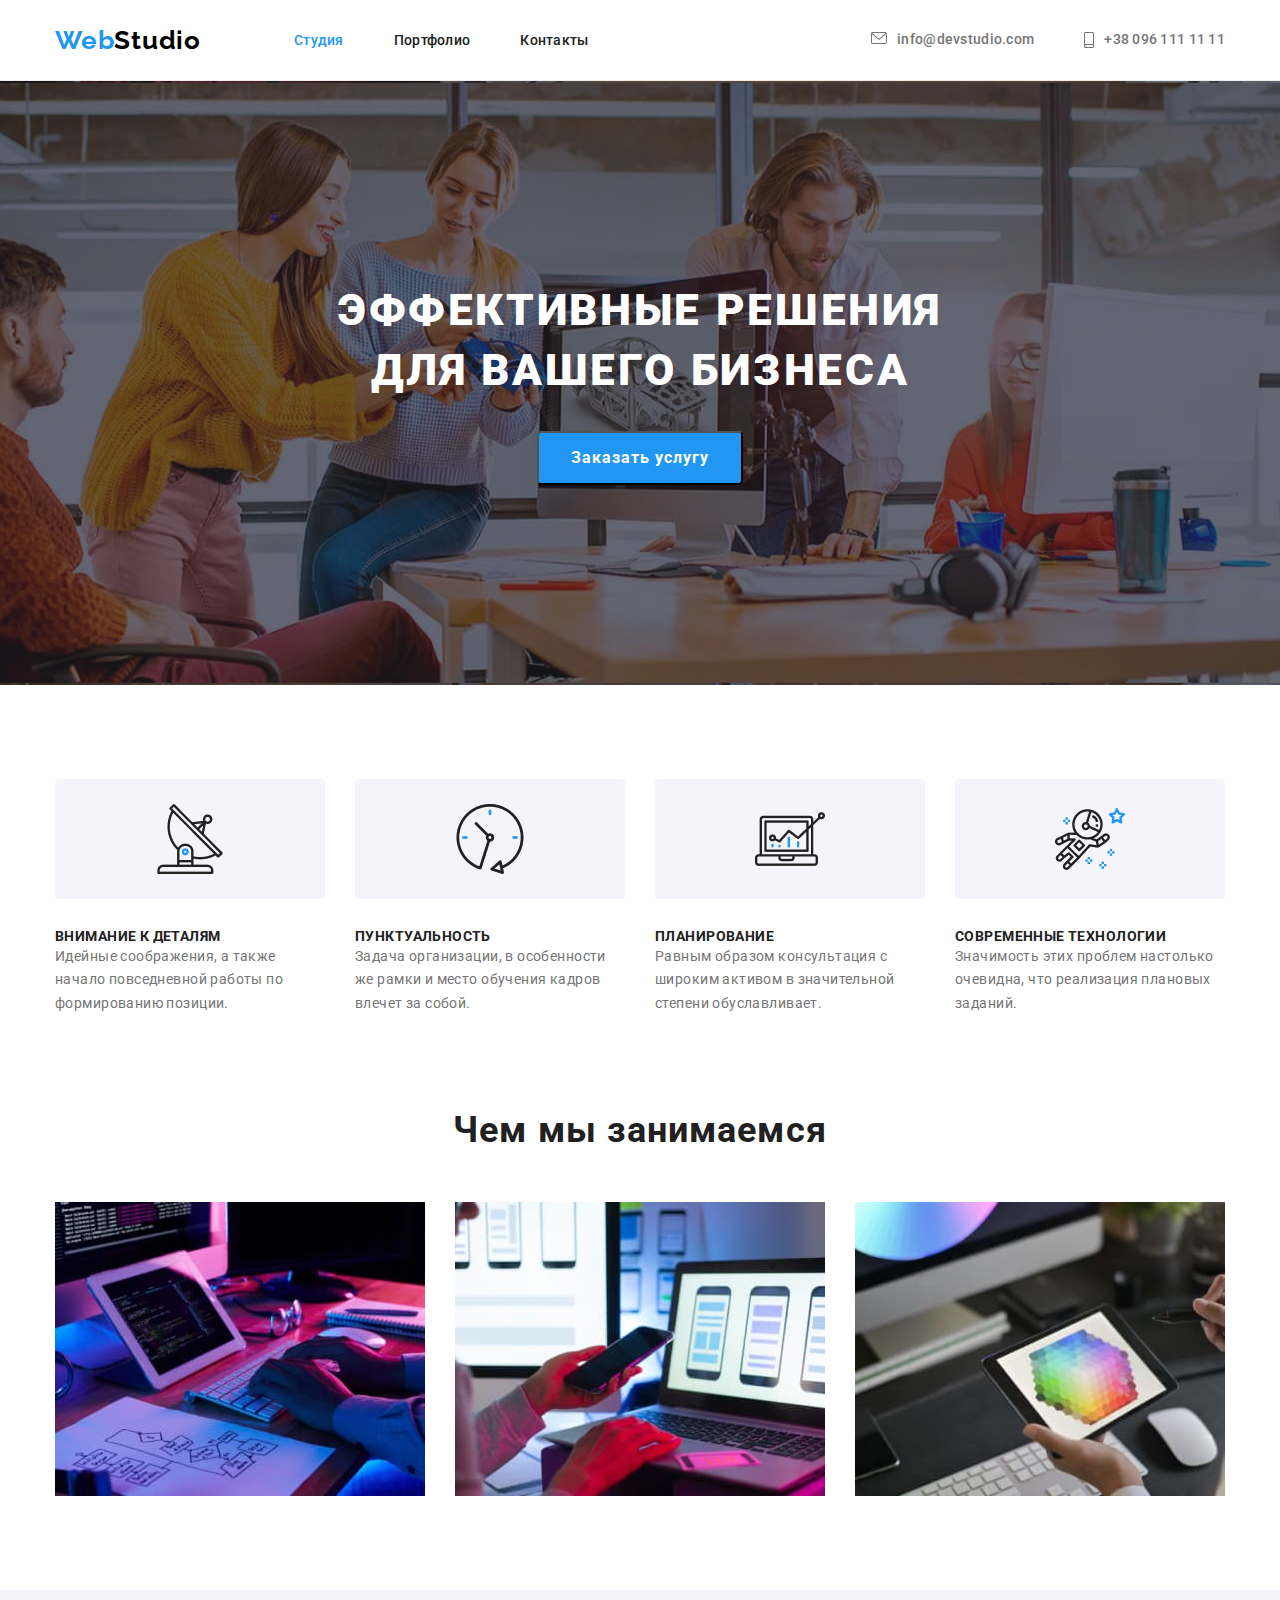
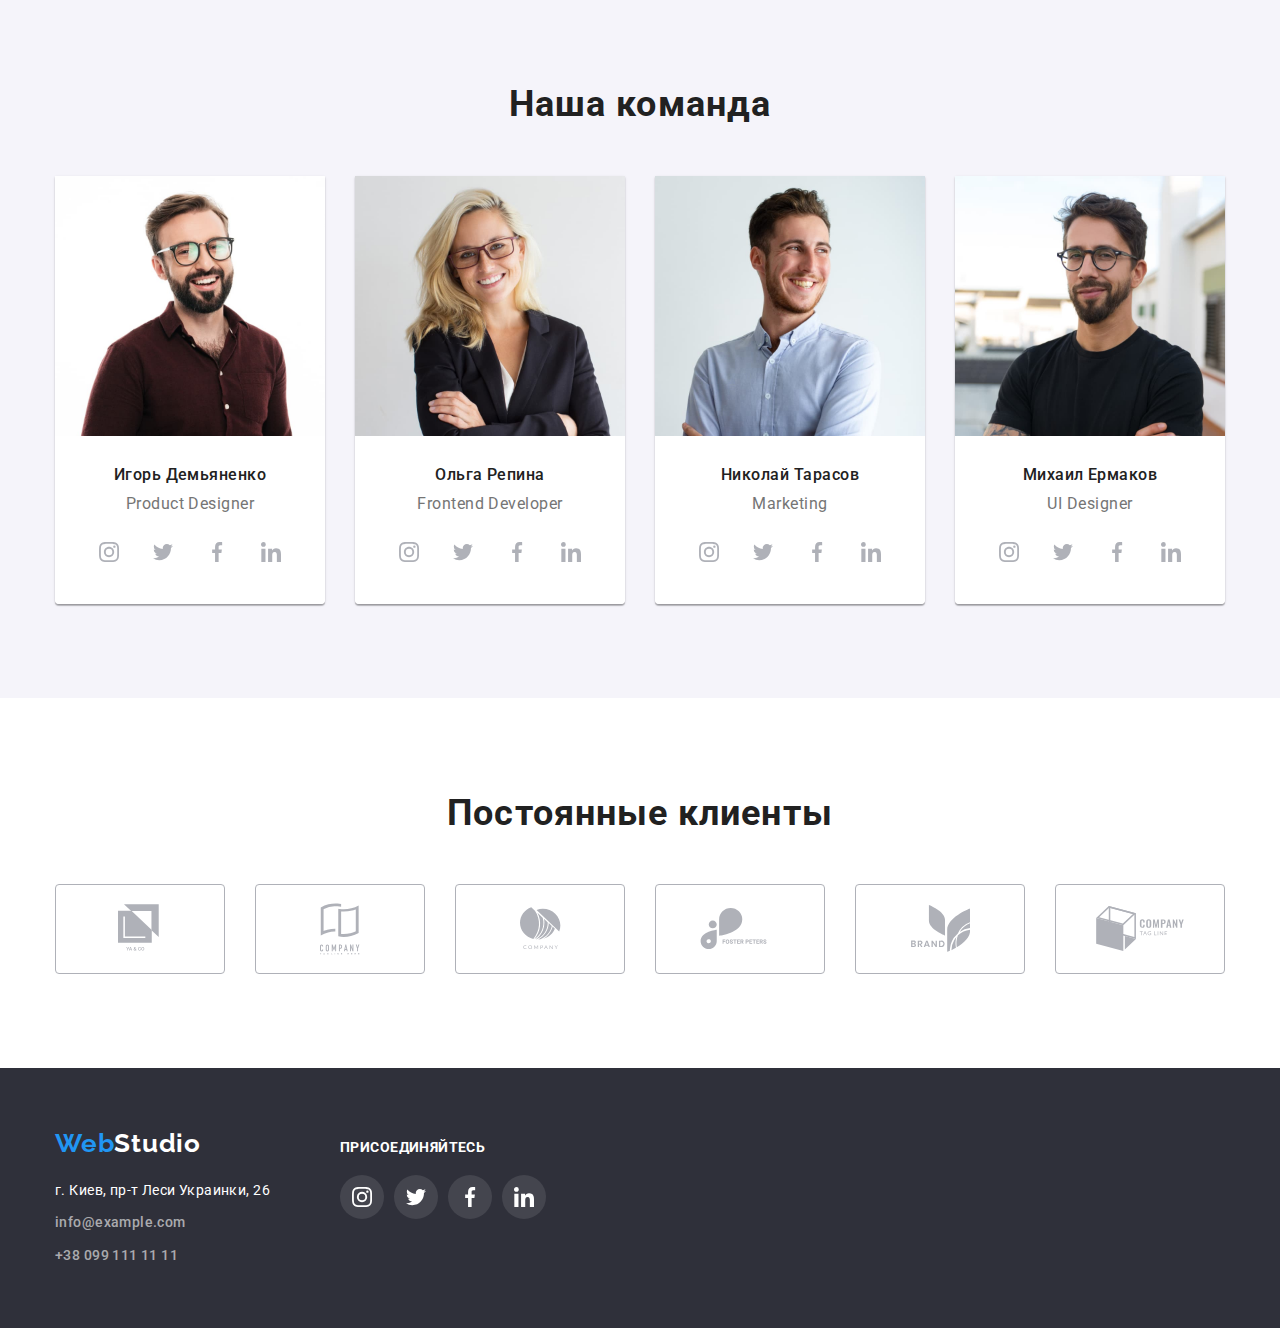
<file: index.html>
<!DOCTYPE html>
<html lang="ru">
  <head>
    <meta charset="UTF-8" />
    <meta http-equiv="X-UA-Compatible" content="IE=edge" />
    <meta name="viewport" content="width=device-width, initial-scale=1.0" />

    <title>Студия</title>
    <link
      rel="stylesheet"
      href="https://cdnjs.cloudflare.com/ajax/libs/modern-normalize/1.0.0/modern-normalize.min.css"
    />
    <link rel="stylesheet" href="./css/style.css" />
    <link
      href="https://fonts.googleapis.com/css2?family=Raleway:wght@700&family=Roboto:wght@400;500;700;900&display=swap"
      rel="stylesheet"
    />
    <link rel="stylesheet" href="./css/" />
  </head>
  <body>
    <header class="header">
      <div class="container">
        <div class="header-flex">
          <nav class="navigation">
            <a href="./index.html" class="logo" lang="en"
              ><span class="logo-blue">Web</span>Studio</a
            >
            <ul class="site-nav">
              <li class="site-nav-item">
                <a href="./index.html" class="link current">Студия</a>
              </li>
              <li class="site-nav-item">
                <a href="./portfolio.html" class="link">Портфолио</a>
              </li>
              <li class="site-nav-item">
                <a href="/" class="link">Контакты</a>
              </li>
            </ul>
          </nav>
          <ul class="nav-contact">
            <li class="contacts-item">
              <a href="mailto:info@devstudio.com" class="link">
                <svg class="contacts-icon icon-envelope">
                  <use href="./images/symbol-defs.svg#icon-email"></use></svg
                >info@devstudio.com</a
              >
            </li>
            <li class="contacts-item">
              <a href="tel:+380961111111" class="link">
                <svg class="contacts-icon icon-smartphone">
                  <use href="./images/symbol-defs.svg#icon-smartphone"></use>
                </svg>
                +38 096 111 11 11</a
              >
            </li>
          </ul>
        </div>
      </div>
    </header>

    <!-- Герой -->
    <main>
      <section class="hero">
        <div class="container">
          <h1 class="hero-title">Эффективные решения для вашего бизнеса</h1>
          <button class="hero-btn" type="button">Заказать услугу</button>
        </div>
      </section>

      <!--Преимущества / Benefits-->

      <section class="section">
        <div class="container">
          <h2 class="visually-hidden">Преимущества компании</h2>
          <ul class="benefits">
            <li class="benefits-item icon-antenna">
              <h3 class="section-title h3">Внимание к деталям</h3>
              <p class="benefits-text">
                Идейные соображения, а также начало повседневной работы по
                формированию позиции.
              </p>
            </li>
            <li class="benefits-item icon-clock">
              <h3 class="section-title h3">Пунктуальность</h3>
              <p class="benefits-text">
                Задача организации, в особенности же рамки и место обучения
                кадров влечет за собой.
              </p>
            </li>
            <li class="benefits-item icon-diagram">
              <h3 class="section-title h3">Планирование</h3>
              <p class="benefits-text">
                Равным образом консультация с широким активом в значительной
                степени обуславливает.
              </p>
            </li>
            <li class="benefits-item icon-astranaut">
              <h3 class="section-title h3">Современные технологии</h3>
              <p class="benefits-text">
                Значимость этих проблем настолько очевидна, что реализация
                плановых заданий.
              </p>
            </li>
          </ul>
        </div>
      </section>

      <!-- Чем мы занимаемся -->

      <section class="section section-service">
        <div class="container">
          <h2 class="section-title h2">Чем мы занимаемся</h2>
          <ul class="service-list">
            <li class="service-item">
              <img src="./images/box1.jpg" alt="Программирование" width="370" />
            </li>
            <li class="service-item">
              <img
                src="./images/box2.jpg"
                alt="Разработка приложений"
                width="370"
              />
            </li>
            <li class="service-item">
              <img src="./images/box3.jpg" alt="Графика" width="370" />
            </li>
          </ul>
        </div>
      </section>

      <!-- Команда / Team -->

      <section class="section team team-box">
        <div class="container">
          <h2 class="section-title h2">Наша команда</h2>
          <ul class="team-list">
            <li class="team-item">
              <img src="./images/igor.jpg" alt="Игорь" width="270" />
              <div class="team-item-footer">
                <h3 class="team-name">Игорь Демьяненко</h3>
                <p lang="en" class="team-title">Product Designer</p>
                <ul class="team-social-list">
                  <li class="team-social-item">
                    <a href="#" class="team-social-link">
                      <svg class="team-social-icon">
                        <use
                          href="./images/symbol-defs.svg#icon-instagram"
                        ></use>
                      </svg>
                    </a>
                  </li>
                  <li class="team-social-item">
                    <a href="#" class="team-social-link">
                      <svg class="team-social-icon">
                        <use href="./images/symbol-defs.svg#icon-twitter"></use>
                      </svg>
                    </a>
                  </li>
                  <li class="team-social-item">
                    <a href="#" class="team-social-link">
                      <svg class="team-social-icon">
                        <use
                          href="./images/symbol-defs.svg#icon-facebook"
                        ></use>
                      </svg>
                    </a>
                  </li>
                  <li class="team-social-item">
                    <a href="#" class="team-social-link">
                      <svg class="team-social-icon">
                        <use
                          href="./images/symbol-defs.svg#icon-linkedin"
                        ></use>
                      </svg>
                    </a>
                  </li>
                </ul>
              </div>
            </li>
            <li class="team-item">
              <img src="./images/olga.jpg" alt="Ольга" width="270" />
              <div class="team-item-footer">
                <h3 class="team-name">Ольга Репина</h3>
                <p lang="en" class="team-title">Frontend Developer</p>
                <ul class="team-social-list">
                  <li class="team-social-item">
                    <a href="#" class="team-social-link">
                      <svg class="team-social-icon">
                        <use
                          href="./images/symbol-defs.svg#icon-instagram"
                        ></use>
                      </svg>
                    </a>
                  </li>
                  <li class="team-social-item">
                    <a href="#" class="team-social-link">
                      <svg class="team-social-icon">
                        <use href="./images/symbol-defs.svg#icon-twitter"></use>
                      </svg>
                    </a>
                  </li>
                  <li class="team-social-item">
                    <a href="#" class="team-social-link">
                      <svg class="team-social-icon">
                        <use
                          href="./images/symbol-defs.svg#icon-facebook"
                        ></use>
                      </svg>
                    </a>
                  </li>
                  <li class="team-social-item">
                    <a href="#" class="team-social-link">
                      <svg class="team-social-icon">
                        <use
                          href="./images/symbol-defs.svg#icon-linkedin"
                        ></use>
                      </svg>
                    </a>
                  </li>
                </ul>
              </div>
            </li>
            <li class="team-item">
              <img src="./images/nikolai.jpg" alt="Николай" width="270" />
              <div class="team-item-footer">
                <h3 class="team-name">Николай Тарасов</h3>
                <p lang="en" class="team-title">Marketing</p>
                <ul class="team-social-list">
                  <li class="team-social-item">
                    <a href="#" class="team-social-link">
                      <svg class="team-social-icon">
                        <use
                          href="./images/symbol-defs.svg#icon-instagram"
                        ></use>
                      </svg>
                    </a>
                  </li>
                  <li class="team-social-item">
                    <a href="#" class="team-social-link">
                      <svg class="team-social-icon">
                        <use href="./images/symbol-defs.svg#icon-twitter"></use>
                      </svg>
                    </a>
                  </li>
                  <li class="team-social-item">
                    <a href="#" class="team-social-link">
                      <svg class="team-social-icon">
                        <use
                          href="./images/symbol-defs.svg#icon-facebook"
                        ></use>
                      </svg>
                    </a>
                  </li>
                  <li class="team-social-item">
                    <a href="#" class="team-social-link">
                      <svg class="team-social-icon">
                        <use
                          href="./images/symbol-defs.svg#icon-linkedin"
                        ></use>
                      </svg>
                    </a>
                  </li>
                </ul>
              </div>
            </li>
            <li class="team-item">
              <img src="./images/mihail.jpg" alt="Михаил" width="270" />
              <div class="team-item-footer">
                <h3 class="team-name">Михаил Ермаков</h3>
                <p lang="en" class="team-title">UI Designer</p>
                <ul class="team-social-list">
                  <li class="team-social-item">
                    <a href="#" class="team-social-link">
                      <svg class="team-social-icon">
                        <use
                          href="./images/symbol-defs.svg#icon-instagram"
                        ></use>
                      </svg>
                    </a>
                  </li>
                  <li class="team-social-item">
                    <a href="#" class="team-social-link">
                      <svg class="team-social-icon">
                        <use href="./images/symbol-defs.svg#icon-twitter"></use>
                      </svg>
                    </a>
                  </li>
                  <li class="team-social-item">
                    <a href="#" class="team-social-link">
                      <svg class="team-social-icon">
                        <use
                          href="./images/symbol-defs.svg#icon-facebook"
                        ></use>
                      </svg>
                    </a>
                  </li>
                  <li class="team-social-item">
                    <a href="#" class="team-social-link">
                      <svg class="team-social-icon">
                        <use
                          href="./images/symbol-defs.svg#icon-linkedin"
                        ></use>
                      </svg>
                    </a>
                  </li>
                </ul>
              </div>
            </li>
          </ul>
        </div>
      </section>

      <!-- CLIENTS -->

      <section class="clients">
        <div class="container">
          <h2 class="clients-title">Постоянные клиенты</h2>
          <ul class="clients-list">
            <li class="clients-item">
              <a href="" class="clients-link">
                <svg class="clients-item logo-1">
                  <use href="./images/symbol-defs.svg#icon-logo-1"></use>
                </svg>
              </a>
            </li>
            <li class="clients-item">
              <a href="" class="clients-link">
                <svg class="clients-item logo-2">
                  <use href="./images/symbol-defs.svg#icon-logo-2"></use>
                </svg>
              </a>
            </li>
            <li class="clients-item">
              <a href="" class="clients-link">
                <svg class="clients-item logo-3">
                  <use href="./images/symbol-defs.svg#icon-logo-3"></use>
                </svg>
              </a>
            </li>
            <li class="clients-item">
              <a href="" class="clients-link">
                <svg class="clients-item logo-4">
                  <use href="./images/symbol-defs.svg#icon-logo-4"></use>
                </svg>
              </a>
            </li>
            <li class="clients-item">
              <a href="" class="clients-link">
                <svg class="clients-item logo-5">
                  <use href="./images/symbol-defs.svg#icon-logo-5"></use>
                </svg>
              </a>
            </li>
            <li class="clients-item">
              <a href="" class="clients-link">
                <svg class="clients-item logo-6">
                  <use href="./images/symbol-defs.svg#icon-logo-6"></use>
                </svg>
              </a>
            </li>
          </ul>
        </div>
      </section>
    </main>

    <!-- Футер -->

    <footer>
      <div class="container footer-box">
        <div class="footer-box-div">
        <a href="/" class="logo-footer" lang="en"
          ><span class="logo-blue">Web</span>Studio</a
        >
        <address class="address">
          <ul class="footer-contact">
            <li class="aadress-item">
              <a href="/" class="street">г. Киев, пр-т Леси Украинки, 26</a>
            </li>
            <li class="aadress-item">
              <a href="mailto:info@example.com" class="link"
                >info@example.com</a
              >
            </li>
            <li class="aadress-item">
              <a href="tel:+380991111111" class="link">+38 099 111 11 11</a>
            </li>
          </ul>
        </address>
      </div>
      <div class="footer-box-div2">
        <h2 class="footer-title">присоединяйтесь</h2>
        <ul class="footer-list">
          <li class="footer-item">
            <a href="" class="footer-link">
              <svg class="footer-icon">
                <use href="./images/symbol-defs.svg#icon-instagram"></use>
              </svg>
            </a>
          </li>
          <li class="footer-item">
            <a href="" class="footer-link">
              <svg class="footer-icon">
                <use href="./images/symbol-defs.svg#icon-twitter"></use>
              </svg>
            </a>
          </li>
          <li class="footer-item">
            <a href="" class="footer-link">
              <svg class="footer-icon">
                <use href="./images/symbol-defs.svg#icon-facebook"></use>
              </svg>
            </a>
          </li>
          <li class="footer-item">
            <a href="" class="footer-link">
              <svg class="footer-icon">
                <use href="./images/symbol-defs.svg#icon-linkedin"></use>
              </svg>
            </a>
          </li>
        </ul>
      </div>
    </div>
    </footer>
  </body>
</html>
</file>
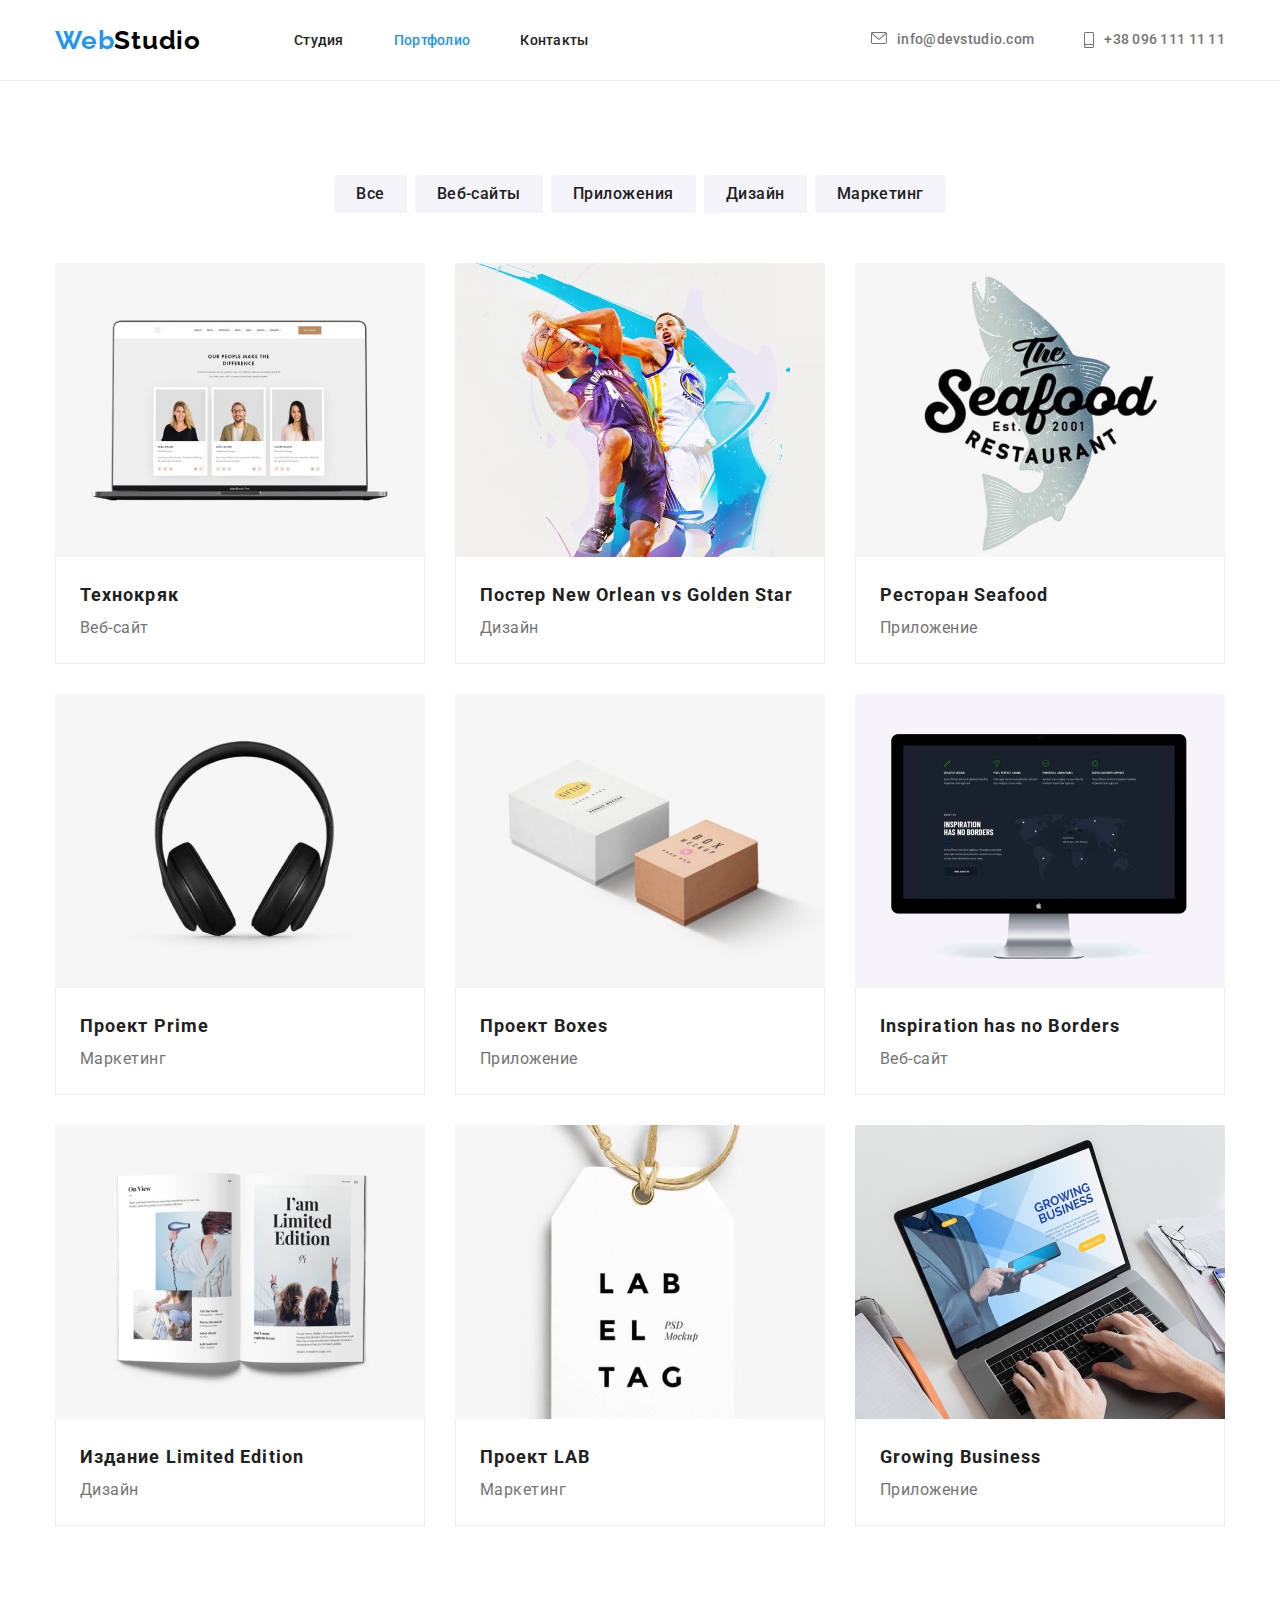
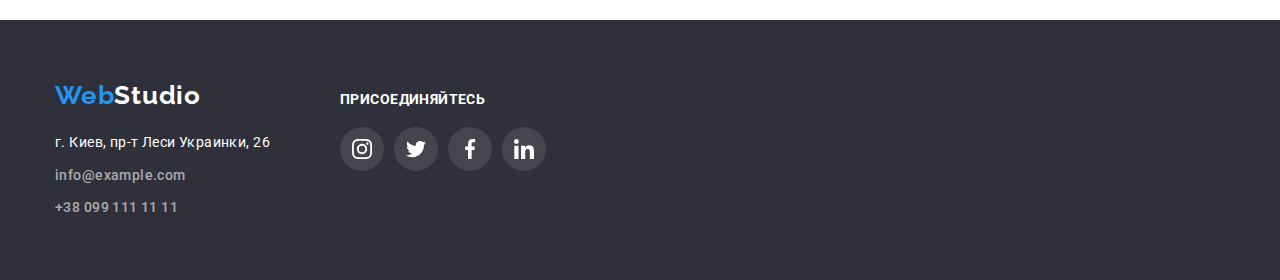
<file: portfolio.html>
<!DOCTYPE html>
<html lang="ru">
  <head>
    <meta charset="UTF-8" />
    <meta http-equiv="X-UA-Compatible" content="IE=edge" />
    <meta name="viewport" content="width=device-width, initial-scale=1.0" />
    <title>Портфолио</title>
    <link
      rel="stylesheet"
      href="https://cdnjs.cloudflare.com/ajax/libs/modern-normalize/1.0.0/modern-normalize.min.css"
    />
    <link rel="stylesheet" href="./css/style.css" />
    <link
      href="https://fonts.googleapis.com/css2?family=Raleway:wght@700&family=Roboto:wght@400;500;700;900&display=swap"
      rel="stylesheet"
    />
  </head>
  <body>
    <header class="header">
      <div class="container">
        <div class="header-flex">
          <nav class="navigation">
            <a href="./index.html" class="logo" lang="en"
              ><span class="logo-blue">Web</span>Studio</a
            >
            <ul class="site-nav">
              <li class="site-nav-item">
                <a href="./index.html" class="link">Студия</a>
              </li>
              <li class="site-nav-item">
                <a href="./portfolio.html" class="link current">Портфолио</a>
              </li>
              <li class="site-nav-item">
                <a href="/" class="link">Контакты</a>
              </li>
            </ul>
          </nav>
          <ul class="nav-contact">
            <li class="contacts-item">
              <a href="mailto:info@devstudio.com" class="link">
                <svg class="contacts-icon icon-envelope">
                  <use href="./images/symbol-defs.svg#icon-email"></use></svg
                >info@devstudio.com</a
              >
            </li>
            <li class="contacts-item">
              <a href="tel:+380961111111" class="link">
                <svg class="contacts-icon icon-smartphone">
                  <use href="./images/symbol-defs.svg#icon-smartphone"></use>
                </svg>
                +38 096 111 11 11</a
              >
            </li>
          </ul>
        </div>
      </div>
    </header>

    <!-- Герой -->
    <main>
      <section class="section">
        <div class="container">
          <h1 class="visually-hidden">Закладки</h1>
          <ul class="buttons">
            <li class="buttons-item">
              <button type="button" class="btn">Все</button>
            </li>
            <li class="buttons-item">
              <button type="button" class="btn">Веб-сайты</button>
            </li>
            <li class="buttons-item">
              <button type="button" class="btn">Приложения</button>
            </li>
            <li class="buttons-item">
              <button type="button" class="btn">Дизайн</button>
            </li>
            <li class="buttons-item">
              <button type="button" class="btn">Маркетинг</button>
            </li>
          </ul>

          <!-- Services -->

          <div class="serv-container">
          <ul class="serv-list">
            <li class="serv-list-item">
              <img src="./images/img.jpg" alt="Лэптоп" width="370" />
              <div class="item-footer">
                <h2 class="service-title">Технокряк</h2>
                <p class="service-text">Веб-сайт</p>
              </div>
            </li>
            <li class="serv-list-item">
              <img src="./images/img-2.jpg" alt="Баскетболл" width="370" />
              <div class="item-footer">
                <h2 class="service-title">Постер New Orlean vs Golden Star</h2>
                <p class="service-text">Дизайн</p>
              </div>
            </li>
            <li class="serv-list-item">
              <img src="./images/img-3.jpg" alt="Логотип" width="370" />
              <div class="item-footer">
                <h2 class="service-title">Ресторан Seafood</h2>
                <p class="service-text">Приложение</p>
              </div>
            </li>
            <li class="serv-list-item">
              <img src="./images/img-4.jpg" alt="Наушники" width="370" />
              <div class="item-footer">
                <h2 class="service-title">Проект Prime</h2>
                <p class="service-text">Маркетинг</p>
              </div>
            </li>
            <li class="serv-list-item">
              <img src="./images/img-5.jpg" alt="Коробки" width="370" />
              <div class="item-footer">
                <h2 class="service-title">Проект Boxes</h2>
                <p class="service-text">Приложение</p>
              </div>
            </li>
            <li class="serv-list-item">
              <img src="./images/img-6.jpg" alt="Монитор" width="370" />
              <div class="item-footer">
                <h2 class="service-title">Inspiration has no Borders</h2>
                <p class="service-text">Веб-сайт</p>
              </div>
            </li>
            <li class="serv-list-item">
              <img src="./images/img-7.jpg" alt="Книга" width="370" />
              <div class="item-footer">
                <h2 class="service-title">Издание Limited Edition</h2>
                <p class="service-text">Дизайн</p>
              </div>
            </li>
            <li class="serv-list-item">
              <img src="./images/img-8.jpg" alt="Бирка" width="370" />
              <div class="item-footer">
                <h2 class="service-title">Проект LAB</h2>
                <p class="service-text">Маркетинг</p>
              </div>
            </li>
            <li class="serv-list-item">
              <img src="./images/img-9.jpg" alt="Разработка" width="370" />
              <div class="item-footer">
                <h2 class="service-title">Growing Business</h2>
                <p class="service-text">Приложение</p>
              </div>
            </li>
          </ul>
        </div>
        </div>
      </section>
    </main>

    <!-- Футер -->

    <footer>
      <div class="container footer-box">
        <div class="footer-box-div">
        <a href="/" class="logo-footer" lang="en"
          ><span class="logo-blue">Web</span>Studio</a
        >
        <address class="address">
          <ul class="footer-contact">
            <li class="aadress-item">
              <a href="/" class="street">г. Киев, пр-т Леси Украинки, 26</a>
            </li>
            <li class="aadress-item">
              <a href="mailto:info@example.com" class="link"
                >info@example.com</a
              >
            </li>
            <li class="aadress-item">
              <a href="tel:+380991111111" class="link">+38 099 111 11 11</a>
            </li>
          </ul>
        </address>
      </div>
      <div class="footer-box-div2">
        <h2 class="footer-title">присоединяйтесь</h2>
        <ul class="footer-list">
          <li class="footer-item">
            <a href="" class="footer-link">
              <svg class="footer-icon">
                <use href="./images/symbol-defs.svg#icon-instagram"></use>
              </svg>
            </a>
          </li>
          <li class="footer-item">
            <a href="" class="footer-link">
              <svg class="footer-icon">
                <use href="./images/symbol-defs.svg#icon-twitter"></use>
              </svg>
            </a>
          </li>
          <li class="footer-item">
            <a href="" class="footer-link">
              <svg class="footer-icon">
                <use href="./images/symbol-defs.svg#icon-facebook"></use>
              </svg>
            </a>
          </li>
          <li class="footer-item">
            <a href="" class="footer-link">
              <svg class="footer-icon">
                <use href="./images/symbol-defs.svg#icon-linkedin"></use>
              </svg>
            </a>
          </li>
        </ul>
      </div>
    </div>
    </footer>
  </body>
</html>
</file>
<file: css/style.css>
:root {
    --primary-color: #212121;
    --black-color: #000000;
    --grey-color: #757575;
    --blue-color: #2196F3;
    --white-color: #FFFFFF;
}


body {
    font-family: 'Roboto',sans-serif;
    color: #212121;
    margin: 0;
}

* {
    box-sizing: border-box;
}

ul {
    margin: 0;
    padding: 0;
    list-style: none;
}

button {
    font-family:  inherit;
}

img {
    display: block;
    max-width: 100%;
}

h2,
h3,
p {
    margin: 0;
}

/* Hidden items  */

.visually-hidden {
    position: absolute !important;
    clip: rect(1px 1px 1px 1px);
    clip: rect(1px, 1px, 1px, 1px);
    padding: 0 !important;
    border: 0 !important;
    height: 1px !important;
    width: 1px !important;
    overflow: hidden;
}

/* Header logo footer logo*/

.logo {
    font-family: Raleway;
    font-weight: bold;
    font-size: 26px;
    line-height: 1.19;
    /* identical to box height */
    letter-spacing: 0.03em;
    color: #000000;
    text-decoration: none;
}

.logo-blue {
    font-family: Raleway;
    font-weight: bold;
    font-size: 26px;
    line-height: 1.19;
    letter-spacing: 0.03em;
    color: #2196F3;
}

.logo-footer {
    font-family: Raleway;
    font-weight: bold;
    font-size: 26px;
    line-height: 1.19;
    /* identical to box height */
    letter-spacing: 0.03em;
    color: #FFFFFF;
    text-decoration: none;
}

.portfolio:active {
 color: #000000;
}

.contacts-icon {
    margin-right: 10px;
}

.icon-envelope {
    width: 16px;
    height: 12px;
}

.icon-smartphone {
    width: 10px;
    height: 16px;
}



/* Hero / Main / Container */

.container {
   width: 1200px;
   margin: 0 auto;
   padding: 0 15px;
}

.hero {
    max-width: 1600px;
    margin-right: auto;
    margin-left: auto;
    text-align: center;
    display: flex;
    align-items: center;
    padding: 200px 0;
   
    background: linear-gradient(rgba(47, 48, 58, 0.4), rgba(47, 48, 58, 0.4)),
    url(../images/hero.jpg);
    background-position: center;
    background-color: #2F303A;
}


.hero .hero-title {
    width: 696px;
    margin: 0 auto 30px;
    font-weight: 900;
    font-size: 44px;
    line-height: 1.36;
    text-align: center;
    letter-spacing: 0.06em;
    text-transform: uppercase;
    margin-bottom: 30px;
    color: #FFFFFF;
}


.hero-btn {
    font-family: Roboto;
    font-weight: bold;
    font-size: 16px;
    line-height: 1.87;
    display: flex;
    align-items: center;
    text-align: center;
    letter-spacing: 0.06em;
    border-radius: 4px;
    padding: 10px 32px;
    text-decoration: none;
    display: inline-block;
    color: #FFFFFF;
    background-color: #2196F3;
    
}


/* Site-nav */

.site-nav {
    margin-left: 93px;
    display: flex;
}

.site-nav-item:not(:first-child) {
    margin-left: 50px;
}

.site-nav.link {
    color: #212121;
    
}

.site-nav .link.current {
    color: #2196F3;
}

.site-nav a {
    font-weight: 500;
    font-size: 14px;
    line-height: 1.14;
    letter-spacing: 0.02em;
}

.nav-contact > .link:not(:first-child) {
    margin-left: 50px;
}

/* Section */

.section {
    padding: 94px 0 94px 0;
}

.section .section-title.h2 {
    font-weight: bold;
    font-size: 36px;
    line-height: 1.16;
    text-align: center;
    letter-spacing: 0.03em;
    margin-bottom: 50px;
    margin-top: 0;
}

.team .section-title.h2 {
    font-weight: bold;
    font-size: 36px;
    line-height: 1.16;
    text-align: center;
    letter-spacing: 0.03em;
}

.section .section-title.h3 {
    font-weight: bold;
    font-size: 14px;
    line-height: 1.14;
    letter-spacing: 0.03em;
    text-transform: uppercase;
}

.section .benefits-text {
    font-size: 14px;
    line-height: 1.71;
    letter-spacing: 0.03em;
    color: #757575;
}

/* Benefits Section  */

.benefits {
    display: flex;
}

.benefits-item {
    width: 270px;
}

.benefits-item:not(:last-child) {
    margin-right: 30px;
}

.benefits-item.icon-antenna::before {
    content: '';
    display: block;
    height: 120px;
    margin-bottom: 30px;

    background: #F5F4FA;
    background-image: url('../images/icon/antenna.png');
    background-size: 65,32px 70px contain;
    background-repeat: no-repeat;
    background-position: center;
    border-radius: 4px;
}

.benefits-item.icon-clock::before {
    content: '';
    display: block;
    height: 120px;
    margin-bottom: 30px;

    background: #F5F4FA;
    background-image: url('../images/icon/clock.png');
    background-size: 65, 32px 70px contain;
    background-repeat: no-repeat;
    background-position: center;
    border-radius: 4px;
}

.benefits-item.icon-diagram::before {
    content: '';
    display: block;
    height: 120px;
    margin-bottom: 30px;

    background: #F5F4FA;
    background-image: url('../images/icon/diagram.png');
    background-size: 65, 32px 70px contain;
    background-repeat: no-repeat;
    background-position: center;
    border-radius: 4px;
}

.benefits-item.icon-astranaut::before {
    content: '';
    display: block;
    height: 120px;
    margin-bottom: 30px;

    background: #F5F4FA;
    background-image: url('../images/icon/astronaut.png');
    background-size: 65, 32px 70px contain;
    background-repeat: no-repeat;
    background-position: center;
    border-radius: 4px;
}

/* SERVICE */

.section-service {
    padding-top: 0;
}

.section-service .section-title.h2 {
    font-weight: bold;
    font-size: 36px;
    line-height: 1.16;
    text-align: center;
    letter-spacing: 0.03em;
}

.service-list {
    display: flex;
}

.service-item:not(:last-child) {
    margin-right: 30px;
}

/* Team */

.team-box {
    background-color: #f5f4fa;
}

.team-item-footer {
    background-color: #fff;
    padding: 30px 0 30px 0;
    text-align: center;
    border-bottom-left-radius: 4px;
    border-bottom-right-radius: 4px;
}

.team .team-name {
    font-weight: 500;
    font-size: 16px;
    line-height: 1.18;
    text-align: center;
    letter-spacing: 0.03em;
    padding-bottom: 10px;
}

.team .team-title {
    font-size: 16px;
    line-height: 1.18;
    text-align: center;
    letter-spacing: 0.03em;
    color: #757575;
}

.team-list {
    display: flex;
    margin-top: 50px;
}

.team-item {
    box-shadow: 0px 1px 3px rgba(0, 0, 0, 0.12), 0px 1px 1px rgba(0, 0, 0, 0.14),
        0px 2px 1px rgba(0, 0, 0, 0.2);
    border-radius: 0px 0px 4px 4px;
}

.team-item:not(:last-child) {
    margin-right: 30px;
}

/* TEAM SOCIAL ICON */

.team-social-list {
    display: flex;
    justify-content: center;
    margin-top: 16px;
}

.team-social-link {
    display: flex;
    width: 44px;
    height: 44px;
    border-radius: 50%;
    justify-content: center;
    align-items: center;
    fill: #afb1b8;
}

.team-social-item:not(:last-child) {
    margin-right: 10px;
}

.team-social-link:hover,
.team-social-link:focus {
    background-color: #2196f3;
    fill: #fff;
}

.team-social-icon {
    width: 20px;
    height: 20px;
}



/* CLIENTS */

.clients {
    padding-top: 94px;
    padding-bottom: 94px;
}

.clients-title {
    font-weight: bold;
    font-size: 36px;
    line-height: 42px;
    text-align: center;
    letter-spacing: 0.03em;
    margin-bottom: 50px;
}

.clients-list {
      display: flex;
      justify-content: center;
}

.clients-item:not(:last-child) {
    margin-right: 30px;
}

.clients-link {
    display: flex;
    justify-content: center;
    align-items: center;
    width: 170px;
    height: 90px;
    border: 1px solid #AFB1B8;
    border-radius: 4px;
    fill: #AFB1B8;
}

.clients-link:hover,
.clients-link:focus {
    border: 1px solid #2196f3;
    fill: #2196f3;
}

.logo-1 {
    width: 45px;
    height: 50px;
}

.logo-2 {
    width: 40px;
    height: 52px;
}

.logo-3 {
    width: 41px;
    height: 42.6px;
}

.logo-4 {
    width: 80px;
    height: 42px;
}

.logo-5 {
    width: 59px;
    height: 47px;
}

.logo-6 {
    width: 88.5px;
    height: 45.5px;
}

/* Buttons */

.btn:hover,
.btn:focus {
    background-color: #2196F3;
    cursor: pointer;
    color: #fff;
    box-shadow: 0px 3px 1px rgba(0, 0, 0, 0.1),
    0px 1px 2px rgba(0, 0, 0, 0.08),
    0px 2px 2px rgba(0, 0, 0, 0.12);
}

.btn {
    font-weight: 500;
    font-size: 16px;
    line-height: 26px;
    text-align: center;
    letter-spacing: 0.03em;
    border: none;
    border-radius: 4px;
    padding: 6px 22px;
    color: #212121;
    background-color: #F5F4FA;
}

/* Service */

.section .service-title {
   font-weight: bold;
   font-size: 18px;
   line-height: 2;
   letter-spacing: 0.06em;
}

.section .service-text {
   font-size: 16px;
   line-height: 1.87;
   letter-spacing: 0.03em;
   color: #757575;
}

.serv-container {
    margin-top: 50px;
}

.serv-list {
    display: flex;
    flex-wrap: wrap;
    padding: 0;
    margin: 0;
    margin-left: -30px;
    margin-top: -30px;
}

.serv-list-item {
    flex-basis: calc(100% / 3 - 30px);
    margin-left: 30px;
    margin-top: 30px;
}

.item-footer {
    background-color: #fff;
    border: 1px solid #eee;
    border-top: none;
    padding: 20px 24px;
}

.serv-list-item:hover,
.serv-list-item:focus {
    background: #FFFFFF;
    border: 1px solid #EEEEEE;
    box-sizing: border-box;
    box-shadow: 0px 1px 1px rgba(0, 0, 0, 0.12), 0px 4px 4px rgba(0, 0, 0, 0.06), 1px 4px 6px rgba(0, 0, 0, 0.16);
}

/* Buttons class */

.buttons {
    display: flex;
    justify-content: center;
}

.buttons-item:not(:last-child) {
    margin-right: 8px;
}

/* Header and Footer contact links */

.header {
   border-bottom: 1px solid #ececec;
   min-height: 80px;
}

.header-flex {
    display: flex;
    height: 80px;
}

.navigation {
    align-items: center;
    display: flex;
}

footer {
    display: flex;
    padding-top: 60px;
    padding-bottom: 60px;
    background-color: #2F303A;
}

.link {
    font-weight: 500;
    font-size: 14px;
    text-decoration: none;
    letter-spacing: 0.02em;
    line-height: 1.15;
    color: #212121;
    padding: 10px 0 10px 0;
    text-decoration: none;
}

.nav-contact {
    margin-left: auto;
    display: flex;
    align-items: center;
}
.contacts-item:not(:first-child) {
    margin-left: 50px;
}

.nav-contact a {
    display: flex;
    font-weight: 500;
    font-size: 14px;
    line-height: 1.14;
    letter-spacing: 0.02em;
    text-decoration: none;
    padding: 10px 0 10px 0;
    color: #757575;
    fill: #757575;
    
}

.nav-contact.contact-item {
    fill: #afb1b8;
}

.footer-contact a {
    font-style: normal;
    font-size: 14px;
    line-height: 1.71;
    letter-spacing: 0.03em;
}

.link:hover,
.link:focus
    {
    color: #2196F3;
    fill: #2196F3;

}

.address {
    margin-top: 20px;
}

.address-item:not(:first-child) {
    margin-top: 9px;
}

.footer-contact > li:not(:last-child) {
    margin-bottom: 9px;
}

.address a {
    color: rgba(255, 255, 255, 0.6);
}

.address.link:hover,
.address.link:focus {
    color: #2196F3;
}

.address .street .link {
    font-size: 14px;
    line-height: 1.71;
    letter-spacing: 0.03em;
    
}

.address .street {
    color: #FFFFFF;
    text-decoration: none;
}

.address.link {
    color: rgba(255, 255, 255, 0.6);
    text-decoration: none;
    ;
}

/* FOOTER SOCIAL ICONS */

.container.footer-box {
    display: flex;
    align-items: baseline;
    
}

.footer-box {
    
  
}

.footer-box-div:not(:last-child) {
    margin-right: 70px;
}

.footer-title {
    font-weight: bold;
    font-size: 14px;
    line-height: 16px;
    letter-spacing: 0.03em;
    text-transform: uppercase;
    padding-bottom: 20px;
    color: #FFFFFF;
}

.footer-list {
    display: flex;
}

.footer-item {
    display: block;
    width: 44px;
    height: 44px;
    background-color: rgba(255, 255, 255, 0.1);
    background-size: 20px;
    background-repeat: no-repeat;
    background-position: center;
    border-radius: 50%;
}

.footer-item:not(:last-child) {
    margin-right: 10px;
}

.footer-link:hover,
.footer-link:focus {
    background-color: #2196F3;
    fill: #fff;
}

.footer-link  {
    display: flex;
    width: 44px;
    height: 44px;
    border-radius: 50%;
    justify-content: center;
    align-items: center;
    fill: #FFFFFF;
}

.footer-icon {
    width: 20px;
    height: 20px;
}
</file>
